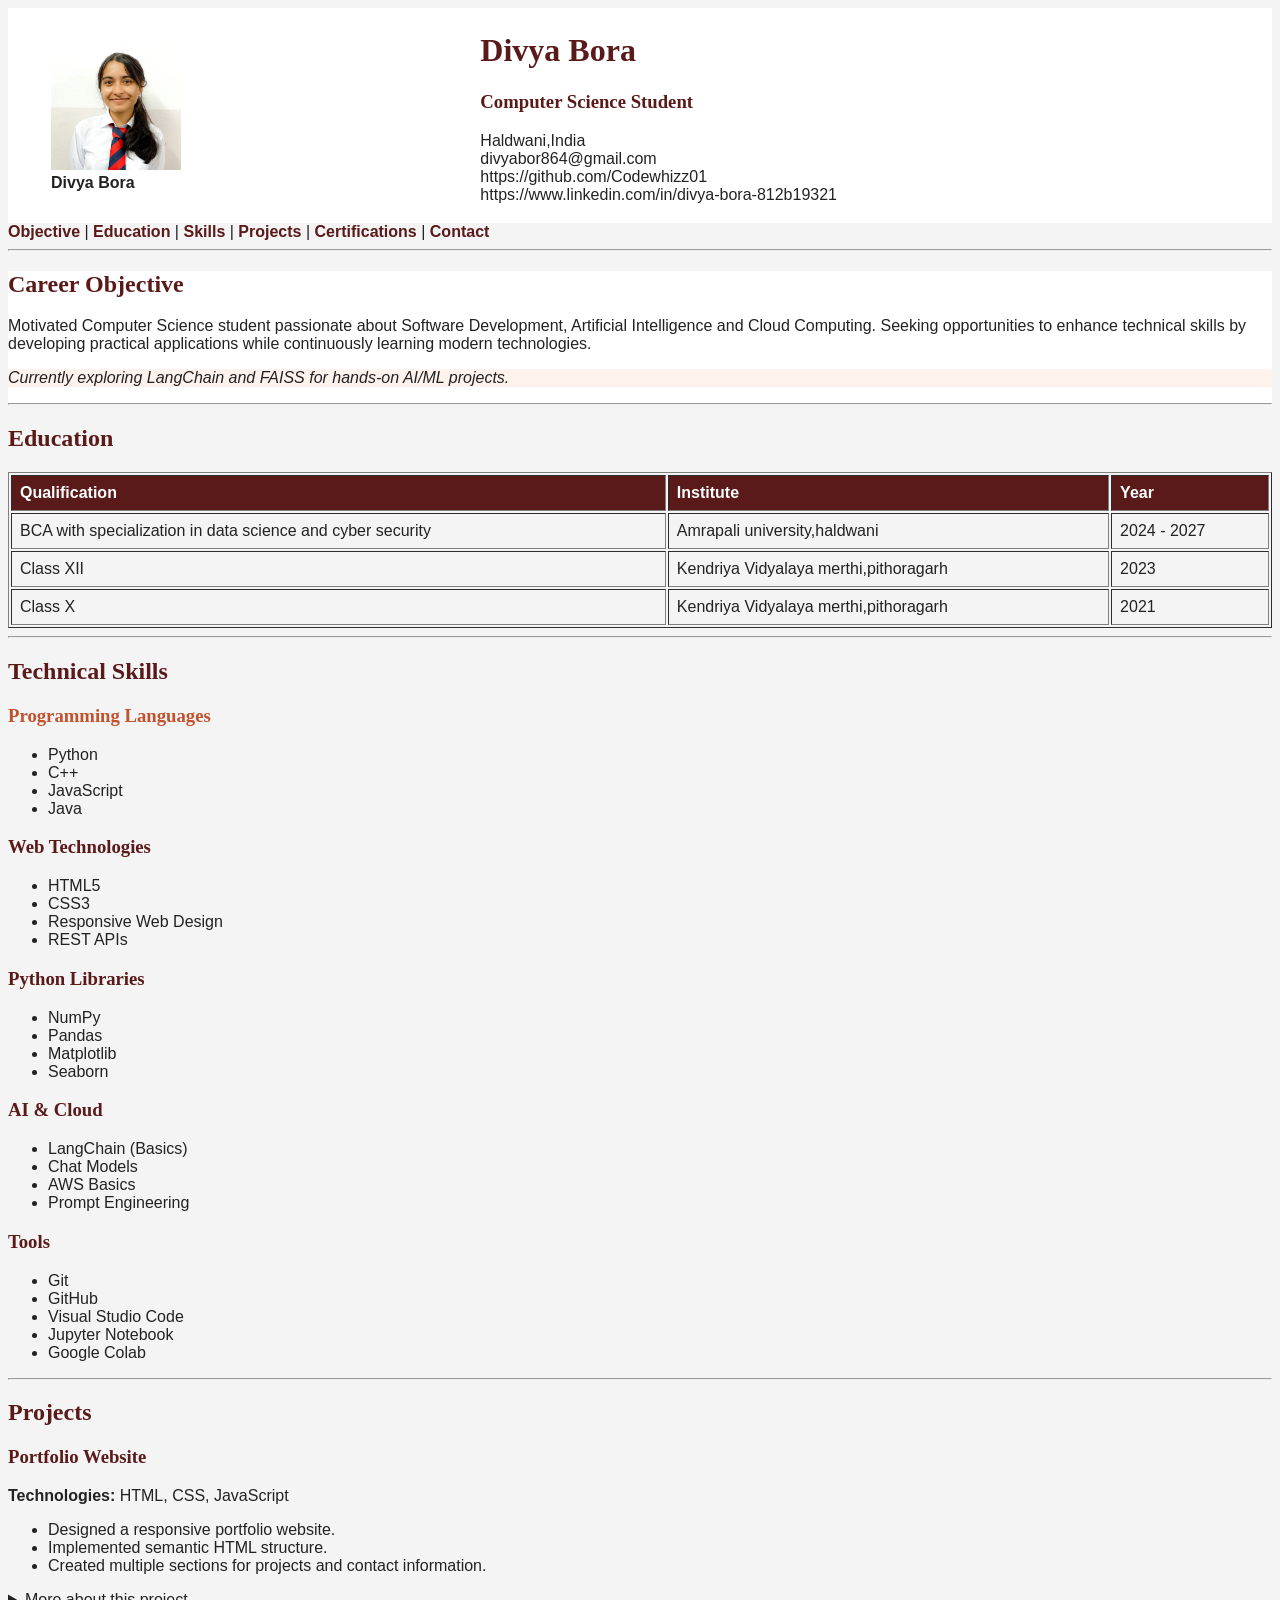
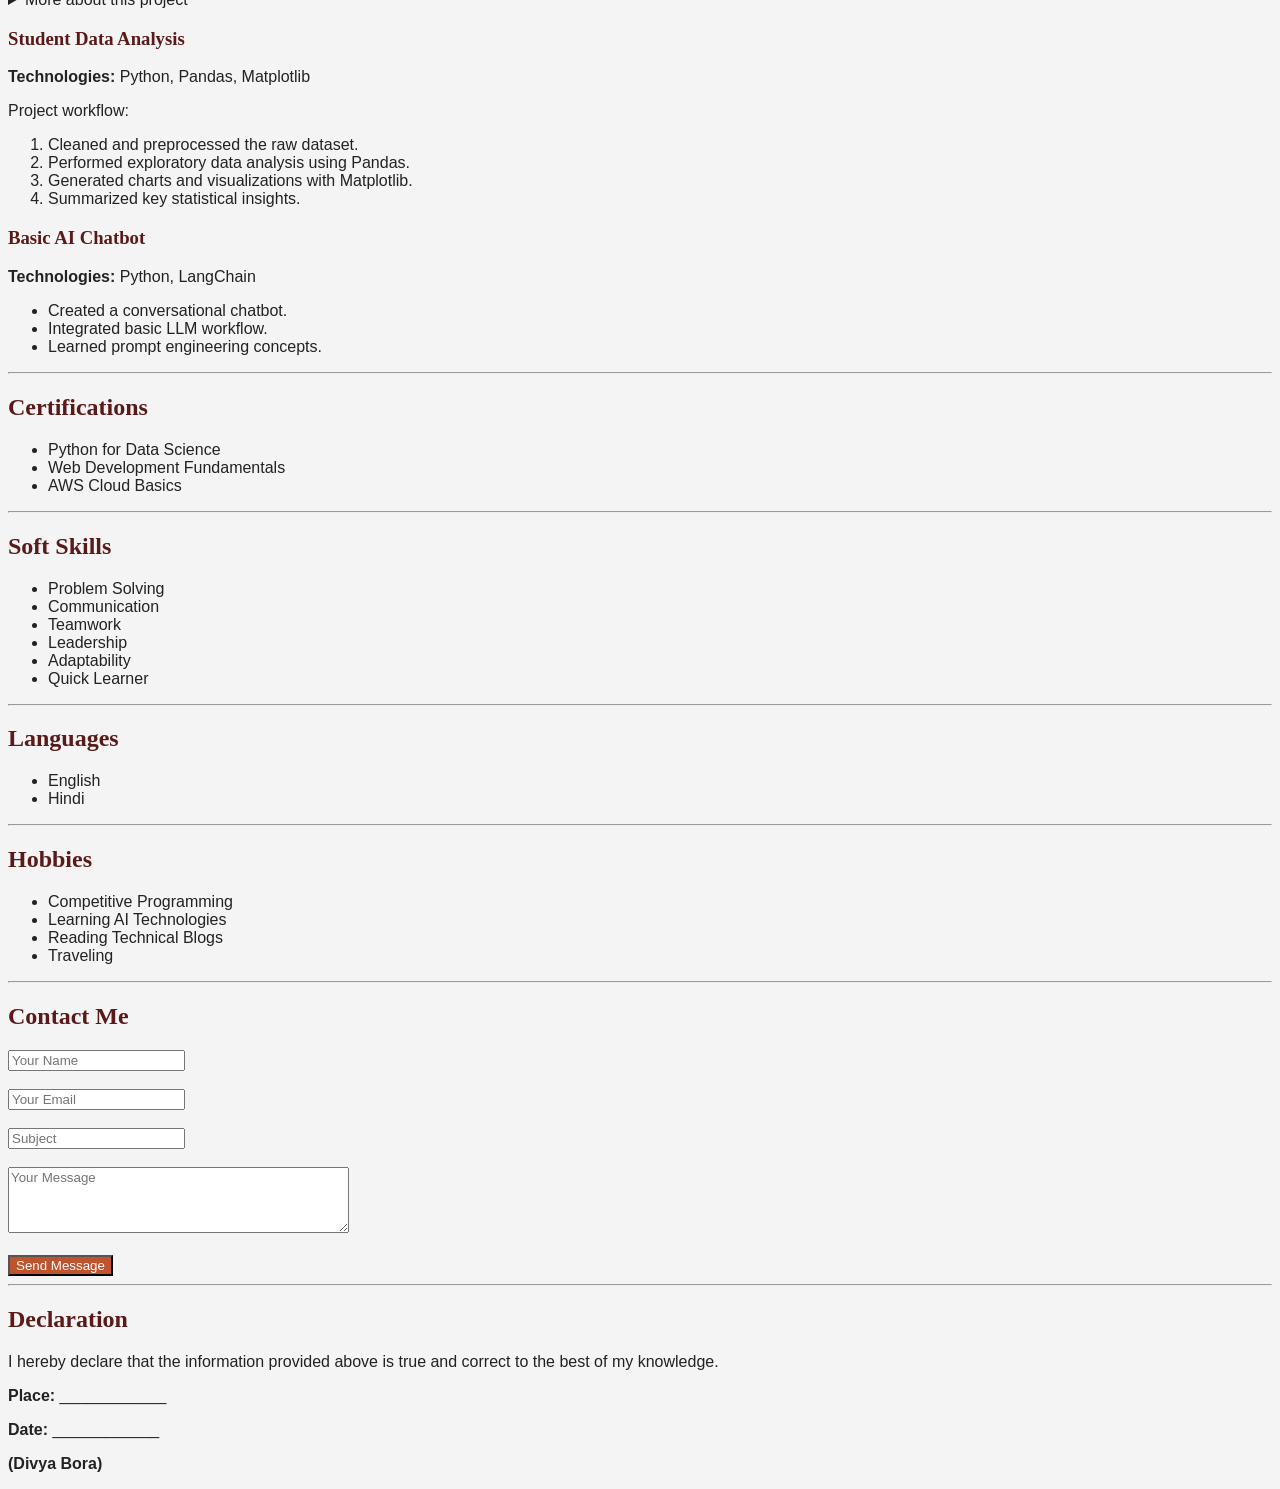
<file: index.html>
<!DOCTYPE html>
<html lang="en">

<head>
    <meta charset="UTF-8">
    <meta name="viewport" content="width=device-width, initial-scale=1.0">
    <title>Divya Bora | Resume</title>
    <link rel="stylesheet" href="./style.css">
</head>

<body>

<header>

<table width="100%">

<tr>

<td>
<figure>
    <img src="profile.jpeg" alt="Divya Bora" width="130">
    <figcaption>Divya Bora</figcaption>
</figure>
</td>

<td>

<hgroup>
    <h1>Divya Bora</h1>
    <h3>Computer Science Student</h3>
</hgroup>

<p>
 Haldwani,India <br>
divyabor864@gmail.com <br>
 https://github.com/Codewhizz01<br>
https://www.linkedin.com/in/divya-bora-812b19321
</p>

</td>

</tr>

</table>

<nav>
    <a href="#objective">Objective</a> |
    <a href="#education">Education</a> |
    <a href="#skills">Skills</a> |
    <a href="#projects">Projects</a> |
    <a href="#certifications">Certifications</a> |
    <a href="#contact">Contact</a>
</nav>

<hr>

</header>

<main>

<section id="objective">

<h2>Career Objective</h2>

<p>
Motivated Computer Science student passionate about Software
Development, Artificial Intelligence and Cloud Computing. Seeking
opportunities to enhance technical skills by developing practical
applications while continuously learning modern technologies.
</p>

<aside class="highlight-box">
<p>Currently exploring LangChain and FAISS for hands-on AI/ML projects.</p>
</aside>

<hr>

</section>

<section id="education">

<h2>Education</h2>

<table border="1" cellpadding="8" width="100%">

<tr>

<th>Qualification</th>
<th>Institute</th>
<th>Year</th>

</tr>

<tr>

<td>BCA with specialization in data science and cyber security</td>
<td>Amrapali university,haldwani</td>
<td>2024 - 2027</td>

</tr>

<tr>

<td>Class XII</td>
<td>Kendriya Vidyalaya merthi,pithoragarh </td>
<td>2023</td>

</tr>

<tr>

<td>Class X</td>
<td>Kendriya Vidyalaya merthi,pithoragarh</td>
<td>2021</td>

</tr>

</table>

<hr>

</section>

<section id="skills">

<h2>Technical Skills</h2>

<h3 class="featured">Programming Languages</h3>

<ul>
<li>Python</li>
<li>C++</li>
<li>JavaScript</li>
<li>Java</li>
</ul>

<h3>Web Technologies</h3>

<ul>
<li>HTML5</li>
<li>CSS3</li>
<li>Responsive Web Design</li>
<li>REST APIs</li>
</ul>

<h3>Python Libraries</h3>

<ul>
<li>NumPy</li>
<li>Pandas</li>
<li>Matplotlib</li>
<li>Seaborn</li>
</ul>

<h3>AI & Cloud</h3>

<ul>
<li>LangChain (Basics)</li>
<li>Chat Models</li>
<li>AWS Basics</li>
<li>Prompt Engineering</li>
</ul>

<h3>Tools</h3>

<ul>
<li>Git</li>
<li>GitHub</li>
<li>Visual Studio Code</li>
<li>Jupyter Notebook</li>
<li>Google Colab</li>
</ul>

<hr>

</section>

<section id="projects">

<h2>Projects</h2>

<article>

<h3>Portfolio Website</h3>

<p><strong>Technologies:</strong> HTML, CSS, JavaScript</p>

<ul>

<li>Designed a responsive portfolio website.</li>
<li>Implemented semantic HTML structure.</li>
<li>Created multiple sections for projects and contact information.</li>

</ul>

<details>
<summary>More about this project</summary>
<p>Built entirely with semantic HTML and custom CSS, focused on clean structure and accessibility. Sections were organized to make navigation intuitive for recruiters viewing the site.</p>
</details>

</article>

<article>

<h3>Student Data Analysis</h3>

<p><strong>Technologies:</strong> Python, Pandas, Matplotlib</p>

<p>Project workflow:</p>

<ol>
<li>Cleaned and preprocessed the raw dataset.</li>
<li>Performed exploratory data analysis using Pandas.</li>
<li>Generated charts and visualizations with Matplotlib.</li>
<li>Summarized key statistical insights.</li>
</ol>

</article>

<article>

<h3>Basic AI Chatbot</h3>

<p><strong>Technologies:</strong> Python, LangChain</p>

<ul>

<li>Created a conversational chatbot.</li>
<li>Integrated basic LLM workflow.</li>
<li>Learned prompt engineering concepts.</li>

</ul>

</article>

<hr>

</section>

<section id="certifications">

<h2>Certifications</h2>

<ul>

<li>Python for Data Science</li>

<li>Web Development Fundamentals</li>

<li>AWS Cloud Basics</li>

</ul>

<hr>

</section>

<section>

<h2>Soft Skills</h2>

<ul>

<li>Problem Solving</li>

<li>Communication</li>

<li>Teamwork</li>

<li>Leadership</li>

<li>Adaptability</li>

<li>Quick Learner</li>

</ul>

<hr>

</section>

<section>

<h2>Languages</h2>

<ul>

<li>English</li>

<li>Hindi</li>

</ul>

<hr>

</section>

<section>

<h2>Hobbies</h2>

<ul>

<li>Competitive Programming</li>

<li>Learning AI Technologies</li>

<li>Reading Technical Blogs</li>

<li>Traveling</li>

</ul>

<hr>

</section>

<section id="contact">

<h2>Contact Me</h2>

<form>
    <input type="text" placeholder="Your Name" required><br><br>
    <input type="email" placeholder="Your Email" required><br><br>
    <input type="text" placeholder="Subject"><br><br>
    <textarea placeholder="Your Message" rows="4" cols="40"></textarea><br><br>
    <button type="submit">Send Message</button>
</form>

<hr>

</section>

<section>

<h2>Declaration</h2>

<p>
I hereby declare that the information provided above is true and correct
to the best of my knowledge.
</p>

</section>

</main>

<footer>

<p><strong>Place:</strong> ____________</p>

<p><strong>Date:</strong> ____________</p>

<p><strong>(Divya Bora)</strong></p>

</footer>

</body>

</html>
</file>
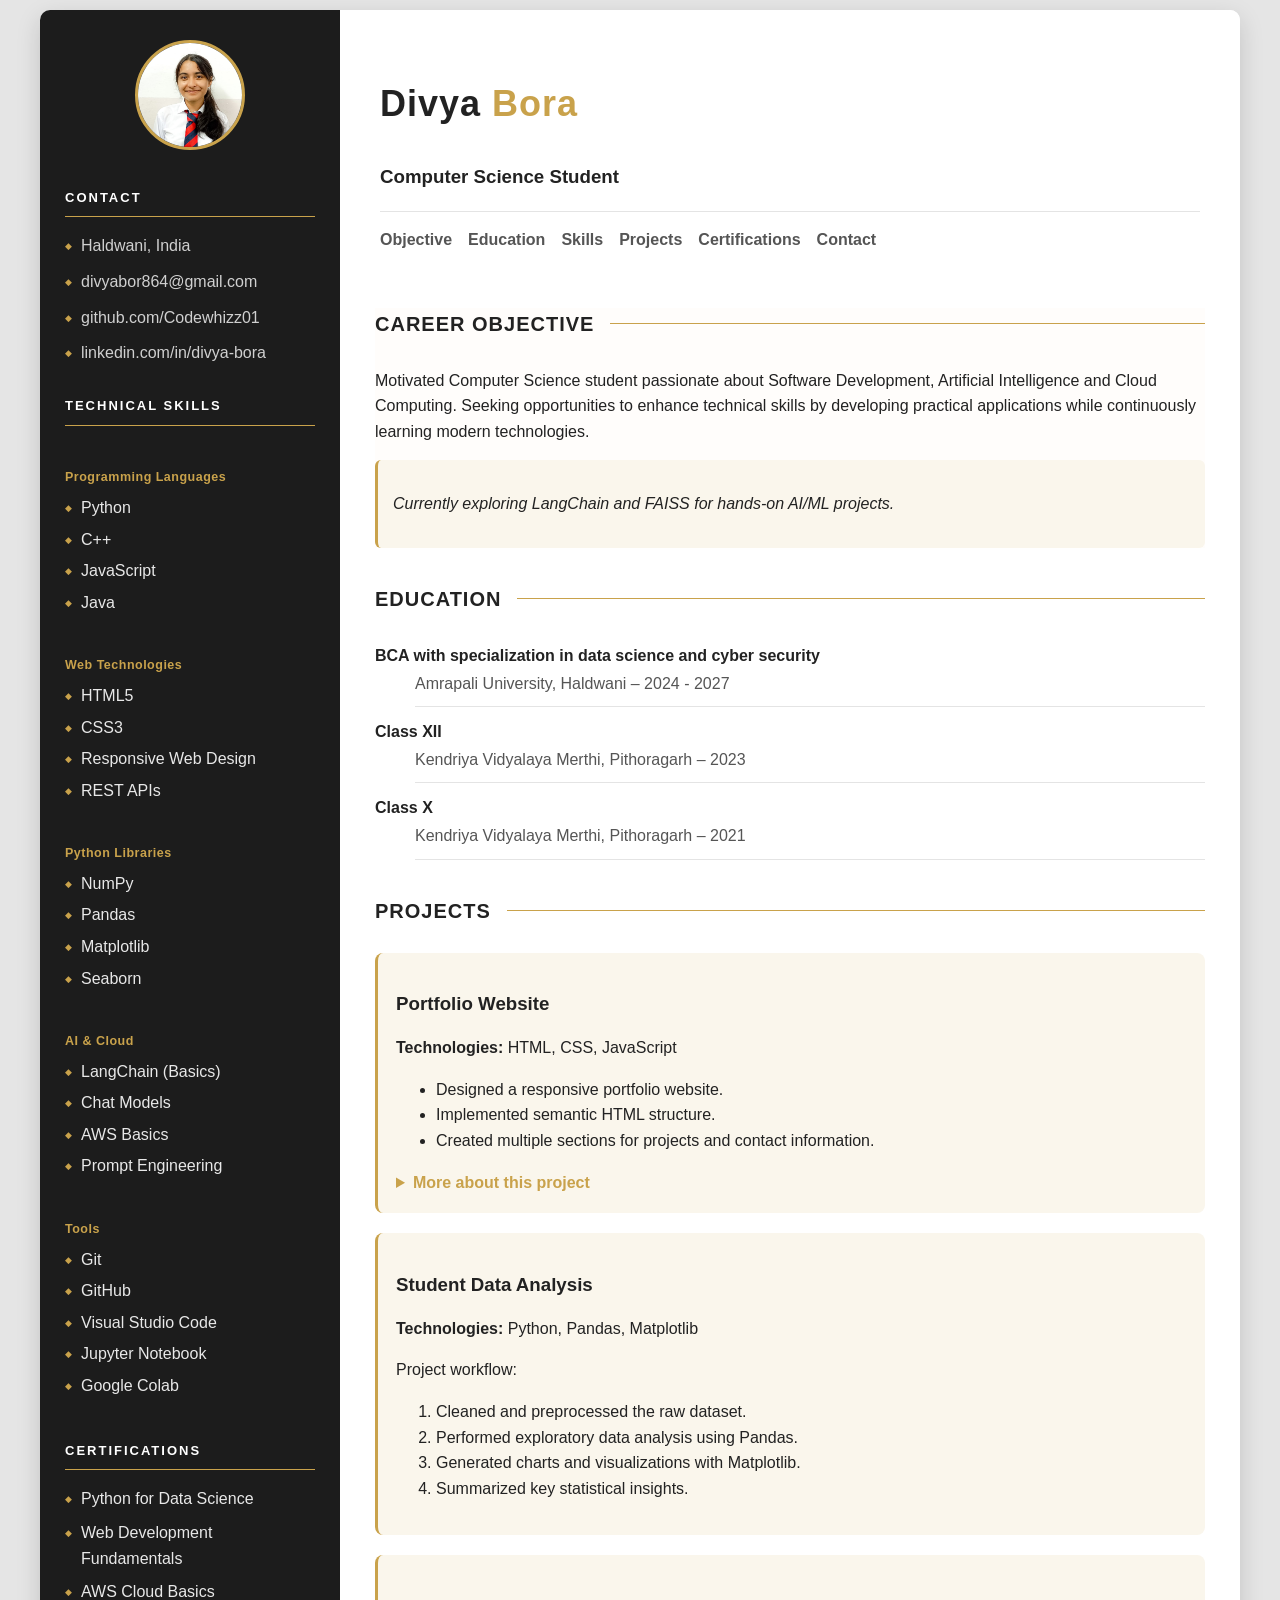
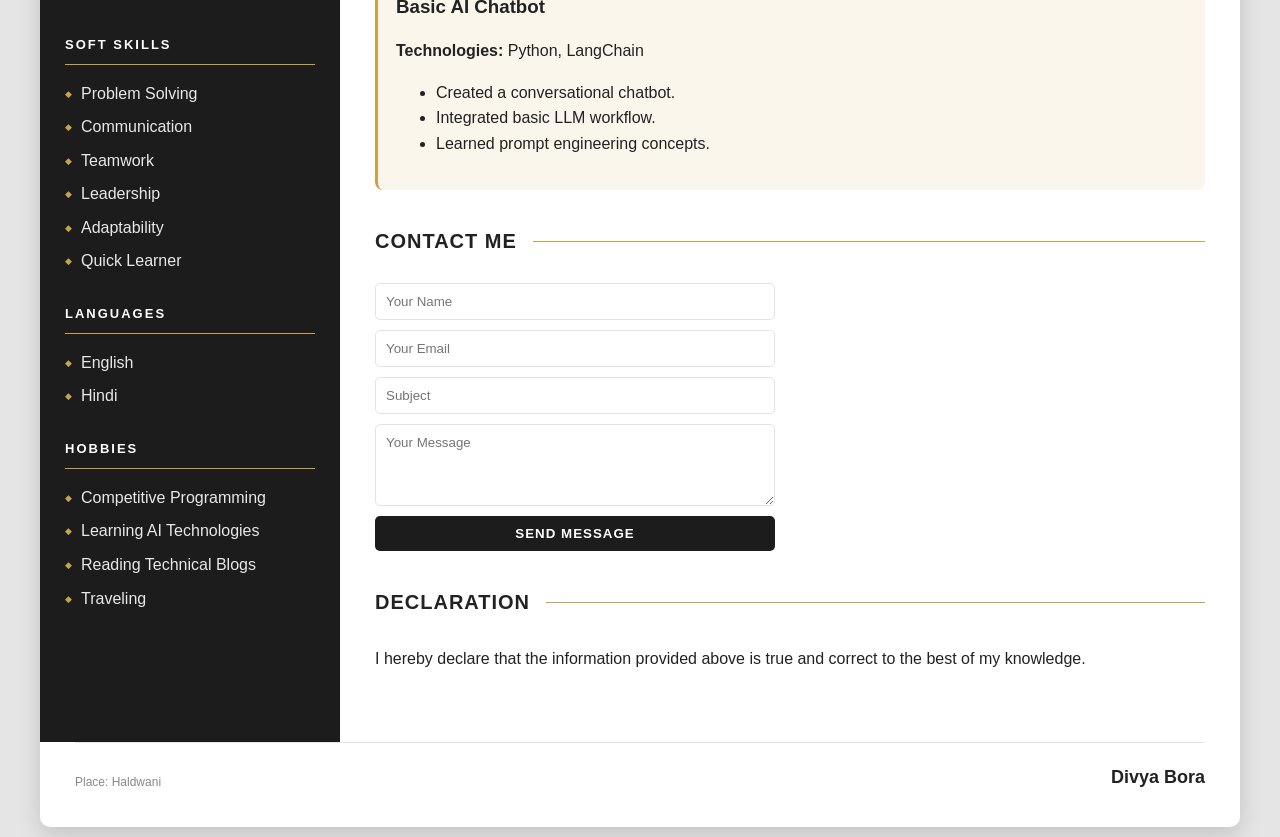
<file: resume/index.html>
<!DOCTYPE html>
<html lang="en">

<head>
    <meta charset="UTF-8">
    <meta name="viewport" content="width=device-width, initial-scale=1.0">
    <title>Divya Bora | Resume</title>
    <link rel="stylesheet" href="./style.css">
</head>

<body>

<article class="resume">

<header>

<hgroup>
    <h1>Divya <span class="accent">Bora</span></h1>
    <h3>Computer Science Student</h3>
</hgroup>

<nav>
    <a href="#objective">Objective</a>
    <a href="#education">Education</a>
    <a href="#skills">Skills</a>
    <a href="#projects">Projects</a>
    <a href="#certifications">Certifications</a>
    <a href="#contact">Contact</a>
</nav>

</header>

<aside class="sidebar">

<section class="sidebar-section" id="profile-photo">
<figure>
    <img src="profile.jpeg" alt="Divya Bora" width="130">
    <figcaption>Divya Bora</figcaption>
</figure>
</section>

<section class="sidebar-section" id="contact-info">
<h2>Contact</h2>
<address>
<ul class="contact-list">
<li>Haldwani, India</li>
<li><a href="mailto:divyabor864@gmail.com">divyabor864@gmail.com</a></li>
<li><a href="https://github.com/Codewhizz01">github.com/Codewhizz01</a></li>
<li><a href="https://www.linkedin.com/in/divya-bora-812b19321">linkedin.com/in/divya-bora</a></li>
</ul>
</address>
</section>

<section class="sidebar-section" id="skills">

<h2>Technical Skills</h2>

<section class="skill-group">
<h3 class="featured">Programming Languages</h3>
<ul>
<li>Python</li>
<li>C++</li>
<li>JavaScript</li>
<li>Java</li>
</ul>
</section>

<section class="skill-group">
<h3>Web Technologies</h3>
<ul>
<li>HTML5</li>
<li>CSS3</li>
<li>Responsive Web Design</li>
<li>REST APIs</li>
</ul>
</section>

<section class="skill-group">
<h3>Python Libraries</h3>
<ul>
<li>NumPy</li>
<li>Pandas</li>
<li>Matplotlib</li>
<li>Seaborn</li>
</ul>
</section>

<section class="skill-group">
<h3>AI &amp; Cloud</h3>
<ul>
<li>LangChain (Basics)</li>
<li>Chat Models</li>
<li>AWS Basics</li>
<li>Prompt Engineering</li>
</ul>
</section>

<section class="skill-group">
<h3>Tools</h3>
<ul>
<li>Git</li>
<li>GitHub</li>
<li>Visual Studio Code</li>
<li>Jupyter Notebook</li>
<li>Google Colab</li>
</ul>
</section>

</section>

<section class="sidebar-section" id="certifications">
<h2>Certifications</h2>
<ul>
<li>Python for Data Science</li>
<li>Web Development Fundamentals</li>
<li>AWS Cloud Basics</li>
</ul>
</section>

<section class="sidebar-section" id="soft-skills">
<h2>Soft Skills</h2>
<ul>
<li>Problem Solving</li>
<li>Communication</li>
<li>Teamwork</li>
<li>Leadership</li>
<li>Adaptability</li>
<li>Quick Learner</li>
</ul>
</section>

<section class="sidebar-section" id="languages">
<h2>Languages</h2>
<ul>
<li>English</li>
<li>Hindi</li>
</ul>
</section>

<section class="sidebar-section" id="hobbies">
<h2>Hobbies</h2>
<ul>
<li>Competitive Programming</li>
<li>Learning AI Technologies</li>
<li>Reading Technical Blogs</li>
<li>Traveling</li>
</ul>
</section>

</aside>

<main class="main-content">

<section id="objective">

<h2>Career Objective</h2>

<p>
Motivated Computer Science student passionate about Software
Development, Artificial Intelligence and Cloud Computing. Seeking
opportunities to enhance technical skills by developing practical
applications while continuously learning modern technologies.
</p>

<aside class="highlight-box">
<p>Currently exploring LangChain and FAISS for hands-on AI/ML projects.</p>
</aside>

</section>

<section id="education">

<h2>Education</h2>

<dl class="education-list">

<dt>BCA with specialization in data science and cyber security</dt>
<dd>Amrapali University, Haldwani &ndash; 2024 - 2027</dd>

<dt>Class XII</dt>
<dd>Kendriya Vidyalaya Merthi, Pithoragarh &ndash; 2023</dd>

<dt>Class X</dt>
<dd>Kendriya Vidyalaya Merthi, Pithoragarh &ndash; 2021</dd>

</dl>

</section>

<section id="projects">

<h2>Projects</h2>

<article>

<h3>Portfolio Website</h3>

<p><strong>Technologies:</strong> HTML, CSS, JavaScript</p>

<ul>
<li>Designed a responsive portfolio website.</li>
<li>Implemented semantic HTML structure.</li>
<li>Created multiple sections for projects and contact information.</li>
</ul>

<details>
<summary>More about this project</summary>
<p>Built entirely with semantic HTML and custom CSS, focused on clean structure and accessibility. Sections were organized to make navigation intuitive for recruiters viewing the site.</p>
</details>

</article>

<article>

<h3>Student Data Analysis</h3>

<p><strong>Technologies:</strong> Python, Pandas, Matplotlib</p>

<p>Project workflow:</p>

<ol>
<li>Cleaned and preprocessed the raw dataset.</li>
<li>Performed exploratory data analysis using Pandas.</li>
<li>Generated charts and visualizations with Matplotlib.</li>
<li>Summarized key statistical insights.</li>
</ol>

</article>

<article>

<h3>Basic AI Chatbot</h3>

<p><strong>Technologies:</strong> Python, LangChain</p>

<ul>
<li>Created a conversational chatbot.</li>
<li>Integrated basic LLM workflow.</li>
<li>Learned prompt engineering concepts.</li>
</ul>

</article>

</section>

<section id="contact">

<h2>Contact Me</h2>

<form>
    <input type="text" placeholder="Your Name" required>
    <input type="email" placeholder="Your Email" required>
    <input type="text" placeholder="Subject">
    <textarea placeholder="Your Message" rows="4" cols="40"></textarea>
    <button type="submit">Send Message</button>
</form>

</section>

<section id="declaration">

<h2>Declaration</h2>

<p>
I hereby declare that the information provided above is true and correct
to the best of my knowledge.
</p>

</section>

</main>

<footer>

<p>Place: Haldwani</p>

<p class="signature">Divya Bora</p>

</footer>

</article>

</body>

</html>
</file>
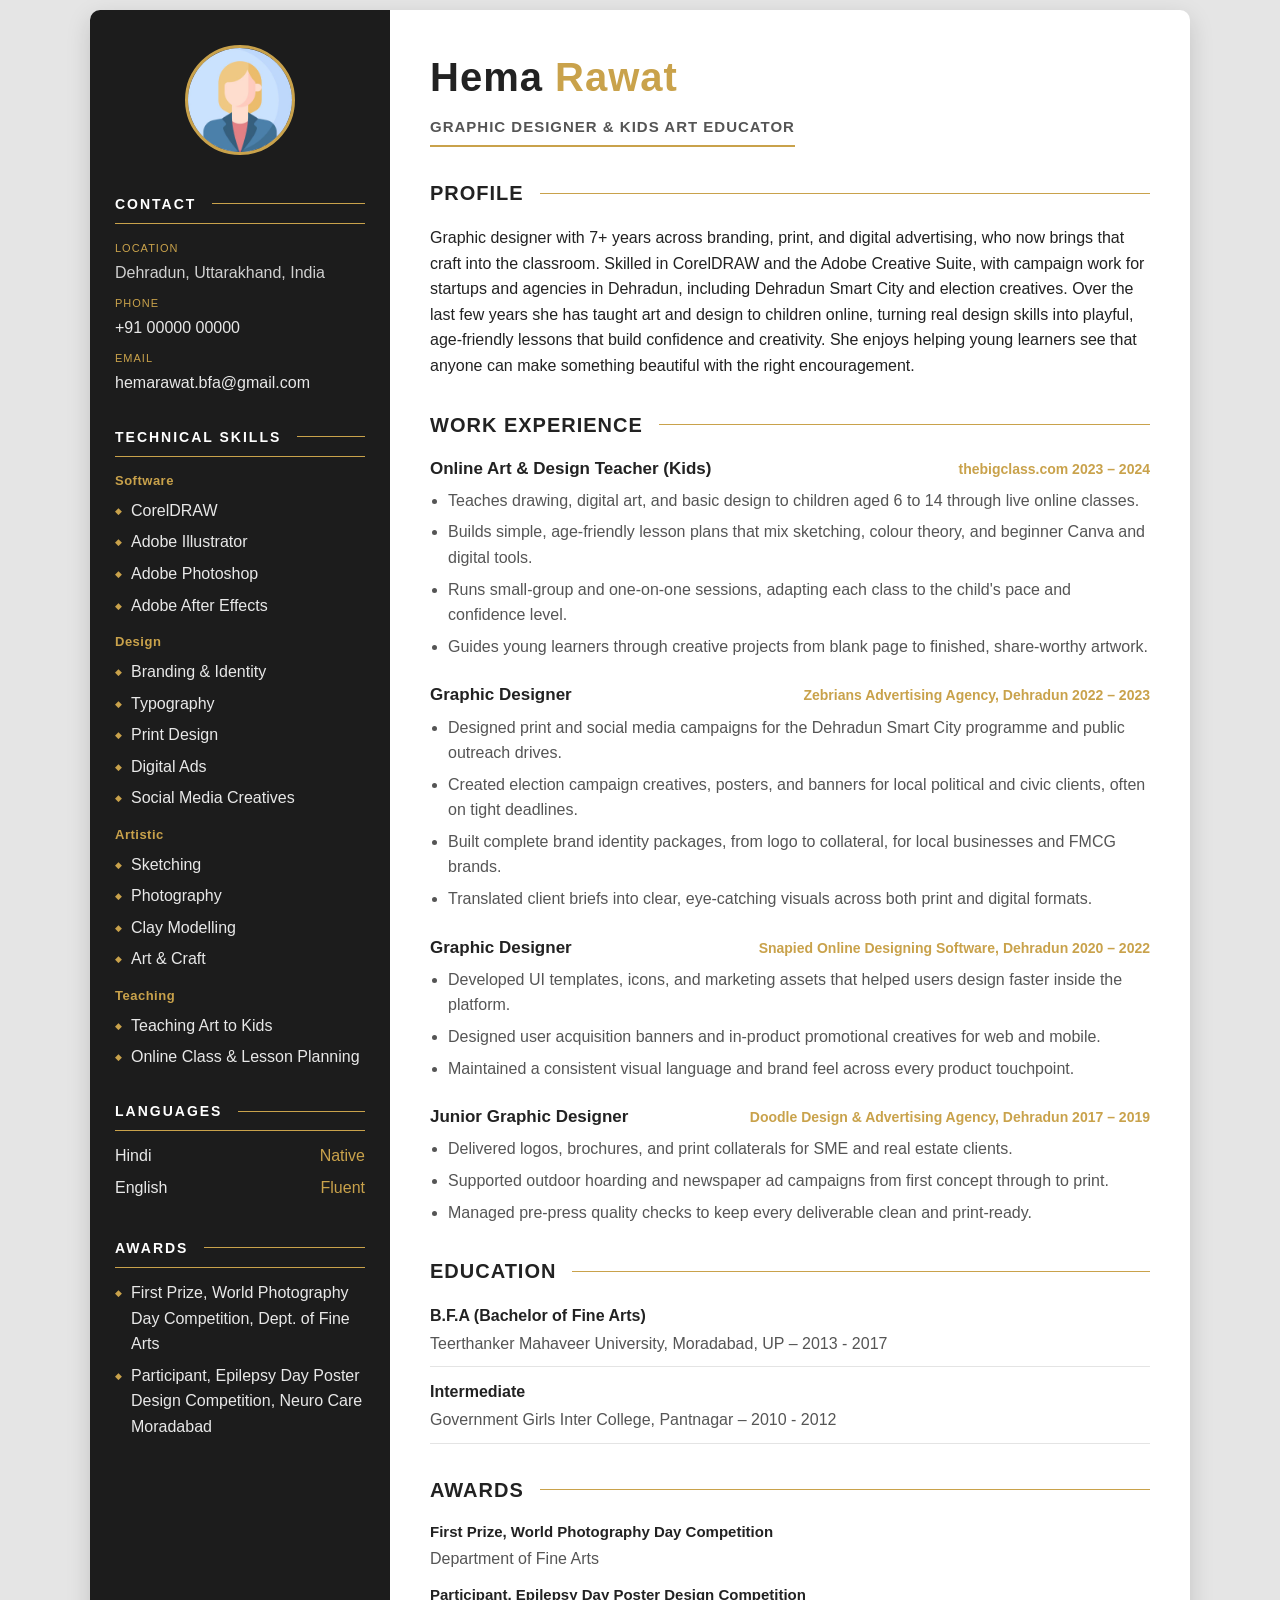
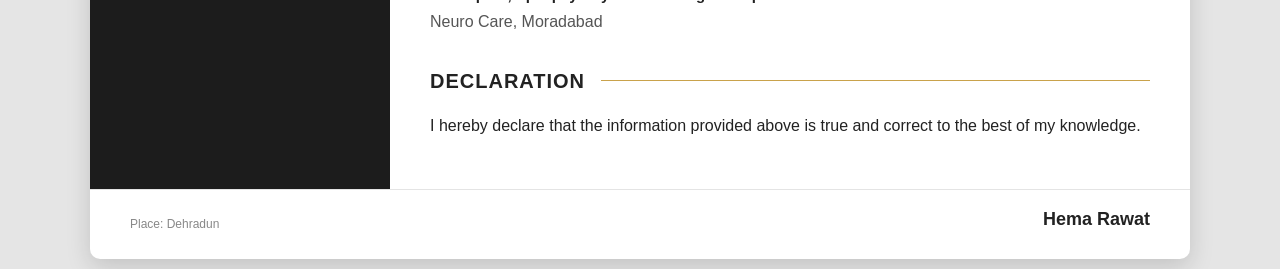
<file: revamp/index.html>
<!DOCTYPE html>
<html lang="en">

<head>
    <meta charset="UTF-8">
    <meta name="viewport" content="width=device-width, initial-scale=1.0">
    <title>Hema Rawat | Resume</title>
    <link rel="stylesheet" href="./style.css">
</head>

<body>

<article class="resume">

<aside class="sidebar">

<section class="sidebar-section" id="profile-photo">
<figure>
    <img src="blank_picture.jpg" alt="Hema Rawat" width="130">
    <figcaption>Hema Rawat</figcaption>
</figure>
</section>

<section class="sidebar-section" id="contact-info">
<h2>Contact</h2>
<address>
<dl class="contact-list">
    <dt>Location</dt>
    <dd>Dehradun, Uttarakhand, India</dd>
    <dt>Phone</dt>
    <dd><a href="tel:+910000000000">+91 00000 00000</a></dd>
    <dt>Email</dt>
    <dd><a href="mailto:hemarawat.bfa@gmail.com">hemarawat.bfa@gmail.com</a></dd>
</dl>
</address>
</section>

<section class="sidebar-section" id="skills">
<h2>Technical Skills</h2>

<section class="skill-group">
<h3>Software</h3>
<ul>
    <li>CorelDRAW</li>
    <li>Adobe Illustrator</li>
    <li>Adobe Photoshop</li>
    <li>Adobe After Effects</li>
</ul>
</section>

<section class="skill-group">
<h3>Design</h3>
<ul>
    <li>Branding &amp; Identity</li>
    <li>Typography</li>
    <li>Print Design</li>
    <li>Digital Ads</li>
    <li>Social Media Creatives</li>
</ul>
</section>

<section class="skill-group">
<h3>Artistic</h3>
<ul>
    <li>Sketching</li>
    <li>Photography</li>
    <li>Clay Modelling</li>
    <li>Art &amp; Craft</li>
</ul>
</section>

<section class="skill-group">
<h3>Teaching</h3>
<ul>
    <li>Teaching Art to Kids</li>
    <li>Online Class &amp; Lesson Planning</li>
</ul>
</section>

</section>

<section class="sidebar-section" id="languages">
<h2>Languages</h2>
<dl class="language-list">
    <dt>Hindi</dt>
    <dd>Native</dd>
    <dt>English</dt>
    <dd>Fluent</dd>
</dl>
</section>

<section class="sidebar-section" id="awards-sidebar">
<h2>Awards</h2>
<ul>
    <li>First Prize, World Photography Day Competition, Dept. of Fine Arts</li>
    <li>Participant, Epilepsy Day Poster Design Competition, Neuro Care Moradabad</li>
</ul>
</section>

</aside>

<main class="main-content">

<header>
<hgroup>
    <h1>Hema <span class="accent">Rawat</span></h1>
    <h3>Graphic Designer &amp; Kids Art Educator</h3>
</hgroup>
</header>

<section id="profile">
<h2>Profile</h2>
<p>
Graphic designer with 7+ years across branding, print, and digital
advertising, who now brings that craft into the classroom. Skilled in
CorelDRAW and the Adobe Creative Suite, with campaign work for startups
and agencies in Dehradun, including Dehradun Smart City and election
creatives. Over the last few years she has taught art and design to
children online, turning real design skills into playful, age-friendly
lessons that build confidence and creativity. She enjoys helping young
learners see that anyone can make something beautiful with the right
encouragement.
</p>
</section>

<section id="experience">
<h2>Work Experience</h2>

<article class="job">
<header>
    <h3>Online Art &amp; Design Teacher (Kids)</h3>
    <p class="job-meta">thebigclass.com <time datetime="2023">2023</time> &ndash; <time datetime="2024">2024</time></p>
</header>
<ul>
    <li>Teaches drawing, digital art, and basic design to children aged 6 to 14 through live online classes.</li>
    <li>Builds simple, age-friendly lesson plans that mix sketching, colour theory, and beginner Canva and digital tools.</li>
    <li>Runs small-group and one-on-one sessions, adapting each class to the child's pace and confidence level.</li>
    <li>Guides young learners through creative projects from blank page to finished, share-worthy artwork.</li>
</ul>
</article>

<article class="job">
<header>
    <h3>Graphic Designer</h3>
    <p class="job-meta">Zebrians Advertising Agency, Dehradun <time datetime="2022">2022</time> &ndash; <time datetime="2023">2023</time></p>
</header>
<ul>
    <li>Designed print and social media campaigns for the Dehradun Smart City programme and public outreach drives.</li>
    <li>Created election campaign creatives, posters, and banners for local political and civic clients, often on tight deadlines.</li>
    <li>Built complete brand identity packages, from logo to collateral, for local businesses and FMCG brands.</li>
    <li>Translated client briefs into clear, eye-catching visuals across both print and digital formats.</li>
</ul>
</article>

<article class="job">
<header>
    <h3>Graphic Designer</h3>
    <p class="job-meta">Snapied Online Designing Software, Dehradun <time datetime="2020">2020</time> &ndash; <time datetime="2022">2022</time></p>
</header>
<ul>
    <li>Developed UI templates, icons, and marketing assets that helped users design faster inside the platform.</li>
    <li>Designed user acquisition banners and in-product promotional creatives for web and mobile.</li>
    <li>Maintained a consistent visual language and brand feel across every product touchpoint.</li>
</ul>
</article>

<article class="job">
<header>
    <h3>Junior Graphic Designer</h3>
    <p class="job-meta">Doodle Design &amp; Advertising Agency, Dehradun <time datetime="2017">2017</time> &ndash; <time datetime="2019">2019</time></p>
</header>
<ul>
    <li>Delivered logos, brochures, and print collaterals for SME and real estate clients.</li>
    <li>Supported outdoor hoarding and newspaper ad campaigns from first concept through to print.</li>
    <li>Managed pre-press quality checks to keep every deliverable clean and print-ready.</li>
</ul>
</article>

</section>

<section id="education">
<h2>Education</h2>
<dl class="education-list">
    <dt>B.F.A (Bachelor of Fine Arts)</dt>
    <dd>Teerthanker Mahaveer University, Moradabad, UP &ndash; 2013 - 2017</dd>
    <dt>Intermediate</dt>
    <dd>Government Girls Inter College, Pantnagar &ndash; 2010 - 2012</dd>
</dl>
</section>

<section id="awards">
<h2>Awards</h2>
<article>
    <h3>First Prize, World Photography Day Competition</h3>
    <p>Department of Fine Arts</p>
</article>
<article>
    <h3>Participant, Epilepsy Day Poster Design Competition</h3>
    <p>Neuro Care, Moradabad</p>
</article>
</section>

<section id="declaration">
<h2>Declaration</h2>
<p>
I hereby declare that the information provided above is true and correct
to the best of my knowledge.
</p>
</section>

</main>

<footer>
<p>Place: Dehradun</p>
<p class="signature">Hema Rawat</p>
</footer>

</article>

</body>

</html>
</file>
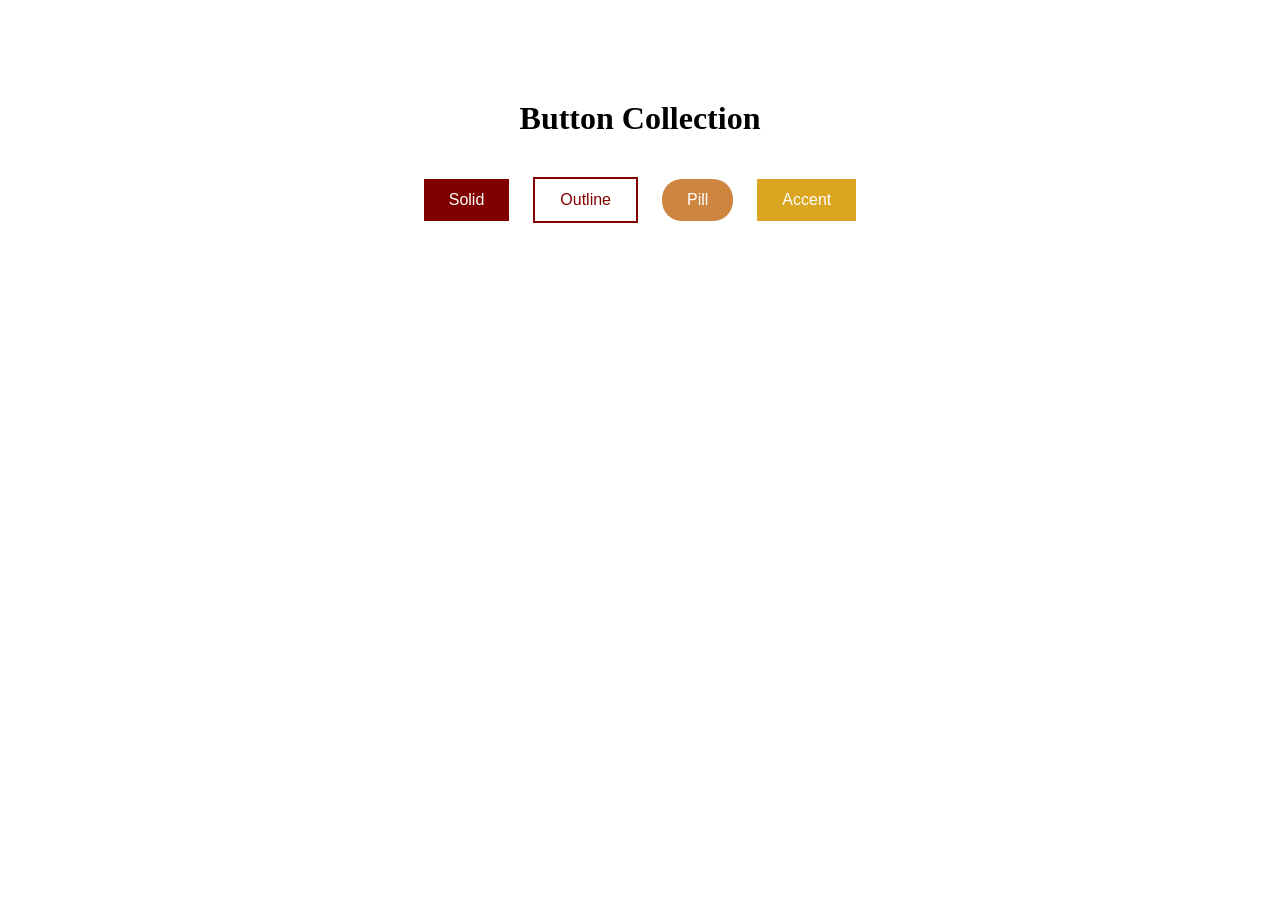
<file: projects/buttons/index.html>
<!DOCTYPE html>
<html lang="en">
<head>
    <meta charset="UTF-8">
    <meta name="viewport" content="width=device-width, initial-scale=1.0">
    <title>Button Collection</title>
    <link rel="stylesheet" href="style.css">
</head>
<body>

<main>

    <h1>Button Collection</h1>

    <button class="solid">Solid</button>
    <button class="outline">Outline</button>
    <button class="pill">Pill</button>
    <button class="accent">Accent</button>

</main>

</body>
</html>
</file>
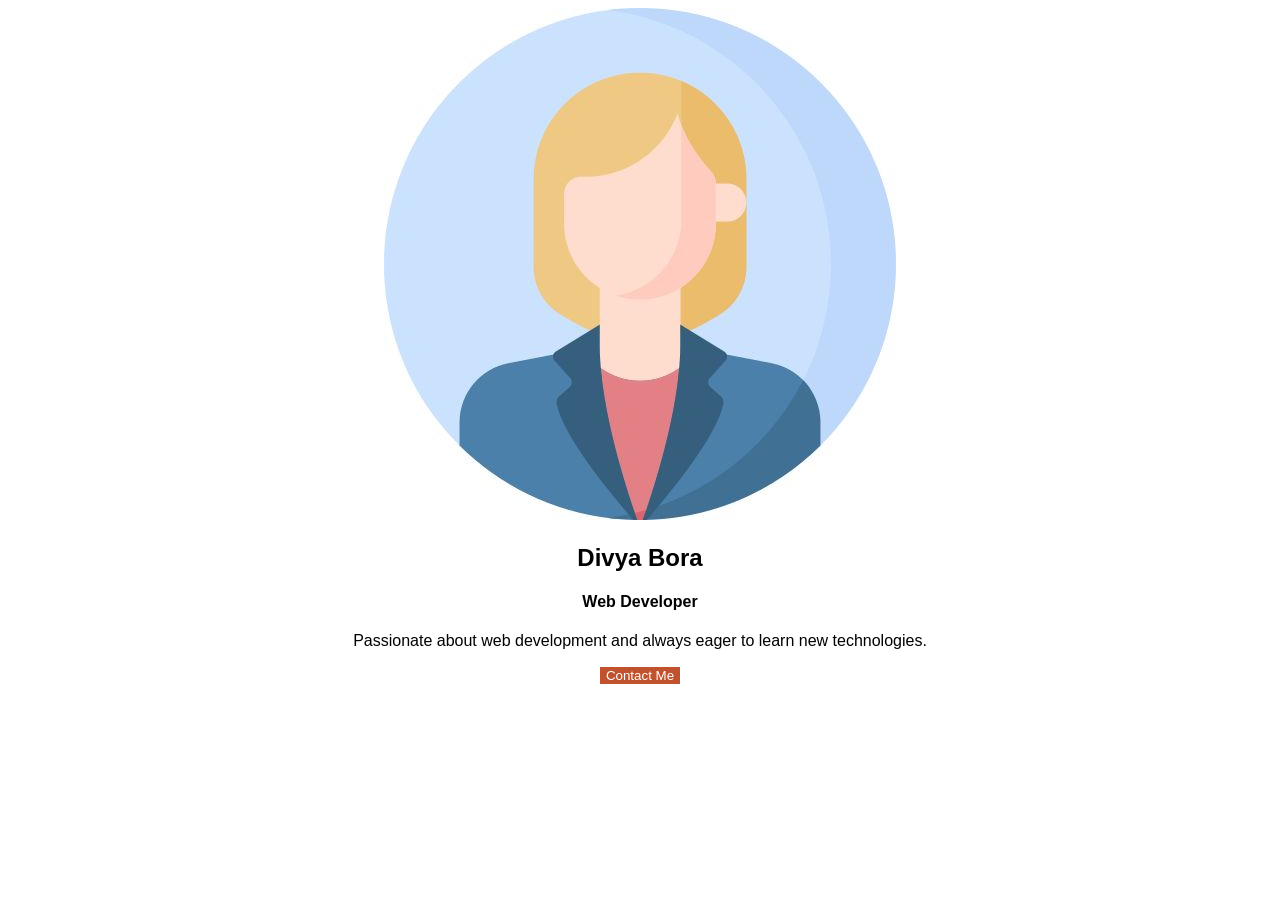
<file: projects/profile-card/index.html>
<!DOCTYPE html>
<html lang="en">
<head>
    <meta charset="UTF-8">
    <meta name="viewport" content="width=device-width, initial-scale=1.0">
    <title>Profile Card</title>
    <link rel="stylesheet" href="style.css">
</head>
<body>

<section class="card">

    <header class="header"></header>

    <img src="picture.jpg" alt="Profile Photo">

    <h2>Divya Bora</h2>

    <h4>Web Developer</h4>

    <p>
        Passionate about web development and always
        eager to learn new technologies.
    </p>

    <button>Contact Me</button>

</section>

</body>
</html>
</file>
<file: style.css>
/* Element selectors  */

body {
    background-color: #f4f4f4;
    color: #222;
}

h1, h2, h3 {
    font-family: Georgia, serif;
    color: #5a1a1a;
}

th {
    background-color: #5a1a1a;
    color: #ffffff;
    text-align: left;
}

td {
    text-align: left;
}

figcaption {
    font-weight: bold;
}

form button {
    background-color: #c0522d;
    color: #ffffff;
}

form button:hover {
    background-color: #a3431f;
}

/*  Descendant selector */

nav a {
    color: #5a1a1a;
    text-decoration: none;
    font-weight: bold;
}

nav a:hover {
    text-decoration: underline;
}

/*  Class selector */

.highlight-box {
    background-color: #fdf2ec;
    font-style: italic;
}

/* Id selectors */

#objective {
    background-color: #ffffff;
}

#education th, #education td {
    text-align: left;
}

#contact form {
    color: #222;
}

/* child selector */
 header>table{
    background-color: #ffffff;
 }
 table>tr>td{
    text-align: left;
 }

/* Universal selector*/
*{
    font-family: Arial, Helvetica, sans-serif;
}
/*attribute selector */

input[type="email"]{
    color: #5a1a1a;
}
input[type="text"]{
    color: #222;
}

/*compound selector */
/*here featured is just a label we are attaching to that one h3*/
h3.featured{
    color: #c0522d;
}
</file>
<file: resume/style.css>
:root{
    --dark: #1c1c1c;
    --gold: #c9a24b;
    --text-dark: #222222;
    --text-gray: #555555;
    --border-light: #e4e4e4;
}

/* Universal selector*/
*{
    box-sizing: border-box;
    font-family: Arial, Helvetica, sans-serif;
}

body {
    background-color: #e5e5e5;
    color: var(--text-dark);
    margin: 0;
    line-height:1.6;
    padding: 10px;
}

.resume{
    max-width:1200px;
    margin:auto;
    display:grid;
    grid-template-columns:300px 1fr;
    grid-template-rows:auto 1fr auto;
    grid-template-areas:
        "sidebar header"
        "sidebar main"
        "footer  footer";
    background:#fff;
    box-shadow:0 8px 25px rgba(0,0,0,.15);
    border-radius:10px;
    overflow:hidden;
}

/*  HEADER */
header{
    grid-area: header;
    background:#ffffff;
    padding:35px 40px 0 40px;
}

h1{
    font-size:36px;
    letter-spacing: 1px;
}

/* Grouping selector */
h1, h2, h3 {
    font-family: Arial, Helvetica, sans-serif;
    color: var(--text-dark);
    font-weight: 800;
}

h2{
    display:flex;
    align-items:center;
    gap:16px;
    border-bottom: none;
    padding-bottom: 12px;
    margin-block-start: 25px;
    margin-block-end: 14px;
    font-size:20px;
    text-transform:uppercase;
    letter-spacing:1px;
}
h2::after{
    content:"";
    flex:1;
    height:1px;
    background: var(--gold);
}

hgroup h1 .accent{
    color: var(--gold);
}

nav{
    display: flex;
    gap: 16px;
    padding: 15px 0;
    margin-top:15px;
    border-top:1px solid var(--border-light);
    flex-wrap:wrap;
}
nav a {
    color: var(--text-gray);
    text-decoration: none;
    font-weight: bold;
}
nav a:hover {
    color: var(--gold);
    text-decoration: underline;
}

p{
    text-align:left;
}

hr{
    border: none;
    border-top: 1px solid var(--border-light);
    margin: 20px 0;
}

/* SIDEBAR  */
.sidebar{
    grid-area: sidebar;
    background: var(--dark);
    color:#e8e8e8;
    padding: 30px 25px;
}

.sidebar-section{
    margin-bottom:30px;
}
.sidebar-section:last-child{
    margin-bottom:0;
}

/* profile photo,  inside the sidebar */
figure{
    margin: 0 0 30px 0;
    text-align: center;
}
figure img{
    border-radius: 50%;
    overflow-clip-margin: content-box;
    width:110px;
    height:110px;
    object-fit:cover;
    border:3px solid var(--gold);
    image-rendering: -webkit-optimize-contrast;
}
figcaption {
    /* visually hidden */
    position:absolute;
    width:1px; height:1px;
    overflow:hidden;
    clip:rect(0 0 0 0);
}

.sidebar h2{
    color:#ffffff;
    font-size:13px;
    letter-spacing:2px;
    text-transform:uppercase;
    border-bottom:1px solid var(--gold);
    padding-bottom:8px;
    margin-block-start:0;
}
.sidebar h2::after{
    content:none;
}

.sidebar h3{
    color: var(--gold);
    margin-bottom:8px;
    font-size:12.5px;
    letter-spacing:0.5px;
}
/* compound selector: featured label on one h3 */
.sidebar h3.featured{
    color: var(--gold);
}

.sidebar ul{
    list-style:none;
    padding-left:16px;
}
.sidebar li{
    margin-bottom:8px;
    position:relative;
    word-break:break-word;
}
.sidebar li::before{
    content:"\25C6";
    color: var(--gold);
    font-size:9px;
    position:absolute;
    left:-16px;
    top:6px;
}

.sidebar a{
    color:#e8e8e8;
    text-decoration:none;
}
.sidebar a:hover{
    color: var(--gold);
    text-decoration:underline;
}

address{
    font-style: normal;
}
.contact-list{
    list-style:none;
    padding: 0;
}
.contact-list li{
    color: #d0d0d0;
    margin-bottom: 10px;
}
.contact-list li a{
    color: #d0d0d0;
    text-decoration: none;
}
.contact-list li a:hover{
    color: var(--gold);
}

.skill-group{
    margin-bottom:6px;
}
.skill-group ul{
    padding-left: 16px;
    margin: 0;
}
.skill-group li{
    margin-bottom: 6px;
}
.skill-group h3{
    margin-bottom: 8px;
}

/*  MAIN CONTENT */
.main-content{
    grid-area: main;
    background-color: #fff;
    padding:15px 35px 35px 35px;
}
.main-content section{
    margin-bottom: 35px;
}

.highlight-box {
    background: #faf6ec;
    font-style: italic;
    padding: 15px;
    margin-top: 15px;
    margin-block: 10px 0;
    border-left:3px solid var(--gold);
    border-radius: 6px;
}

#objective {
    background-color: #fffdfb;
}

/* education list*/
.education-list dt{
    font-weight:bold;
    color: var(--text-dark);
    margin-top: 15px;
    margin-block-start: 12px;
    margin-block-end: 2px;
    font-size: 16px;
}
.education-list dd{
    margin-bottom: 10px;
    color: var(--text-gray);
    padding-bottom: 10px;
    border-bottom: 1px solid var(--border-light);
}

/* projects */
#projects article{
    background:#faf6ec;
    padding:18px;
    margin-bottom:20px;
    border-left:3px solid var(--gold);
    border-radius:8px;
    transition:.3s;
}
#projects article:hover{
    transform:translateY(-5px);
    box-shadow:0 5px 18px rgba(0,0,0,.12);
}
#projects h3{
    color: var(--text-dark);
    margin-bottom:8px;
}

#skills {
    display:flex;
    flex-direction:column;
    gap:15px;
}

/* attribute selectors */
input[type="email"]{
    border-color: var(--gold);
}
input[type="text"]{
    border-color: var(--dark);
}

/* contact form */
#contact form{
    display: flex;
    flex-direction: column;
    gap:10px;
    max-width: 400px;
}
#contact input,
#contact textarea{
    padding: 10px;
    border: 1px solid var(--border-light);
    border-radius: 5px;
    font-family: inherit;
}
#contact button {
    background-color: var(--dark);
    color: #ffffff;
    border:none;
    padding: 10px 22px;
    border-radius: 5px;
    font-weight: bold;
    letter-spacing:1px;
    text-transform:uppercase;
    cursor: pointer;
    transition:.2s;
}
#contact button:hover{
    background-color: var(--gold);
    color: var(--dark);
}

details{
    margin-top:10px;
}
summary{
    cursor:pointer;
    color: var(--gold);
    font-weight:bold;
}

/* FOOTER  */
footer{
    grid-area: footer;
    color: #888888;
    font-size: 12px;
    background:#ffffff;
    margin:0 35px 35px 35px;
    padding-top:20px;
    border-top:1px solid var(--border-light);
    display:flex;
    justify-content:space-between;
    align-items:flex-end;
    flex-wrap:wrap;
    gap:10px;
}
footer p{
    margin:0;
}
footer p.signature{
    font-size:18px;
    font-weight:800;
    color: var(--text-dark);
}

/* RESPONSIVE  */
@media (max-width:750px){
    .resume{
        grid-template-columns: 1fr;
        grid-template-areas:
            "sidebar"
            "header"
            "main"
            "footer";
    }
    footer{
        margin:0 20px 20px 20px;
    }
}
</file>
<file: revamp/style.css>
:root {
    --dark: #1c1c1c;
    --gold: #c9a24b;
    --text-dark: #222222;
    --text-gray: #555555;
    --border-light: #e4e4e4;
}

* {
    box-sizing: border-box;
    font-family: Arial, Helvetica, sans-serif;
}

body {
    background-color: #e5e5e5;
    color: var(--text-dark);
    margin: 0;
    line-height: 1.6;
    padding: 10px;
}

.resume {
    max-width: 1100px;
    margin: auto;
    display: grid;
    grid-template-columns: 300px 1fr;
    background: #fff;
    box-shadow: 0 8px 25px rgba(0, 0, 0, .15);
    border-radius: 10px;
    overflow: hidden;
}

/* ---------- SIDEBAR ---------- */
.sidebar {
    background: var(--dark);
    color: #e8e8e8;
    padding: 35px 25px;
}

.sidebar-section {
    margin-bottom: 30px;
}

figure {
    margin: 0 0 20px 0;
    text-align: center;
}

figure img {
    border-radius: 50%;
    width: 110px;
    height: 110px;
    object-fit: cover;
    border: 3px solid var(--gold);
}

figcaption {
    position: absolute;
    width: 1px;
    height: 1px;
    overflow: hidden;
    clip: rect(0 0 0 0);
}

.sidebar h2 {
    color: #ffffff;
    font-size: 14px;
    letter-spacing: 2px;
    text-transform: uppercase;
    border-bottom: 1px solid var(--gold);
    padding-bottom: 8px;
    margin: 0 0 12px 0;
}

.sidebar h3 {
    color: var(--gold);
    font-size: 13px;
    letter-spacing: .5px;
    margin: 14px 0 6px 0;
}

.sidebar ul {
    list-style: none;
    padding-left: 16px;
    margin: 0;
}

.sidebar li {
    margin-bottom: 6px;
    position: relative;
}

.sidebar li::before {
    content: "\25C6";
    color: var(--gold);
    font-size: 9px;
    position: absolute;
    left: -16px;
    top: 6px;
}

.sidebar a {
    color: #e8e8e8;
    text-decoration: none;
}

.sidebar a:hover {
    color: var(--gold);
}

address {
    font-style: normal;
}

.contact-list dt {
    font-size: 11px;
    letter-spacing: 1px;
    text-transform: uppercase;
    color: var(--gold);
    margin-top: 10px;
}

.contact-list dd {
    margin: 2px 0 0 0;
    color: #d0d0d0;
}

.language-list {
    display: flex;
    flex-wrap: wrap;
    justify-content: space-between;
    margin: 0;
}

.language-list dt {
    width: 60%;
    color: #e8e8e8;
    margin-bottom: 6px;
}

.language-list dd {
    width: 35%;
    margin: 0 0 6px 0;
    text-align: right;
    color: var(--gold);
}

/* ---------- MAIN CONTENT ---------- */
.main-content {
    padding: 35px 40px;
}

.main-content > header {
    margin-bottom: 25px;
}

h1 {
    font-size: 40px;
    letter-spacing: 1px;
    margin: 0;
}

h1 .accent {
    color: var(--gold);
}

hgroup h3 {
    margin: 6px 0 0 0;
    text-transform: uppercase;
    letter-spacing: 1px;
    color: var(--text-gray);
    font-size: 15px;
    border-bottom: 2px solid var(--gold);
    display: inline-block;
    padding-bottom: 6px;
}

h2 {
    display: flex;
    align-items: center;
    gap: 16px;
    margin: 30px 0 14px 0;
    font-size: 20px;
    text-transform: uppercase;
    letter-spacing: 1px;
    color: var(--text-dark);
}

h2::after {
    content: "";
    flex: 1;
    height: 1px;
    background: var(--gold);
}

.main-content section {
    margin-bottom: 10px;
}

/* work experience */
.job {
    margin-bottom: 22px;
}

.job header {
    display: flex;
    justify-content: space-between;
    align-items: baseline;
    flex-wrap: wrap;
    gap: 8px;
    margin-bottom: 6px;
}

.job h3 {
    margin: 0;
    font-size: 17px;
}

.job-meta {
    margin: 0;
    color: var(--gold);
    font-weight: bold;
    font-size: 14px;
}

.job ul {
    margin: 0;
    padding-left: 18px;
}

.job li {
    margin-bottom: 6px;
    color: var(--text-gray);
}

/* education */
.education-list dt {
    font-weight: bold;
    color: var(--text-dark);
    margin-top: 12px;
}

.education-list dd {
    margin: 2px 0 10px 0;
    color: var(--text-gray);
    padding-bottom: 10px;
    border-bottom: 1px solid var(--border-light);
}

/* awards */
#awards article {
    margin-bottom: 12px;
}

#awards h3 {
    margin: 0;
    font-size: 15px;
}

#awards p {
    margin: 2px 0 0 0;
    color: var(--text-gray);
}

/* ---------- FOOTER ---------- */
footer {
    grid-column: 1 / -1;
    color: #888888;
    font-size: 12px;
    padding: 15px 40px 25px 40px;
    border-top: 1px solid var(--border-light);
    display: flex;
    justify-content: space-between;
    align-items: flex-end;
    flex-wrap: wrap;
    gap: 10px;
}

footer p {
    margin: 0;
}

footer p.signature {
    font-size: 18px;
    font-weight: 800;
    color: var(--text-dark);
}

/* ---------- RESPONSIVE ---------- */
@media (max-width: 750px) {
    .resume {
        grid-template-columns: 1fr;
    }
}
</file>
<file: projects/buttons/style.css>
*{
    margin:0;
    padding:0;
    box-sizing:border-box;
}

body{
    text-align:center;
    margin-top:100px;
}

h1{
    margin-bottom:30px;
}

button{
    padding:12px 25px;
    margin:10px;
    font-size:16px;
    cursor:pointer;
}

/* Solid */

.solid{
    background-color:maroon;
    color:white;
    border:none;
}

.solid:hover{
    background-color:darkred;
}

/* Outline */

.outline{
    background-color:white;
    color:maroon;
    border:2px solid maroon;
}

.outline:hover{
    background-color:maroon;
    color:white;
}

/* Pill */

.pill{
    background-color:peru;
    color:white;
    border:none;
    border-radius:20px;
}

.pill:hover{
    background-color:saddlebrown;
}

/* Accent */

.accent{
    background-color:goldenrod;
    color:white;
    border:none;
}

.accent:hover{
    background-color:orange;
}
</file>
<file: projects/profile-card/style.css>
/* Universal selector */
* {
  font-family: Arial, sans-serif;
}

/* Class selector */
.card {
  background-color: #ffffff;
  text-align: center;
}

/* Compound selector — img that also has class card-photo */
img.card-photo {
  border: 3px solid #c0522d;
}

.card-name {
  color: #5a1a1a;
}

.card-role {
  color: #777;
  font-style: italic;
}

.card-bio {
  color: #555;
}

/* Descendant selector */
.card button {
  background-color: #c0522d;
  color: #ffffff;
  border: none;
}

/* Hover state */
.card button:hover {
  background-color: #a3431f;
}

/* Attribute selector */
button[class="card-button"] {
  font-weight: bold;
}
</file>
